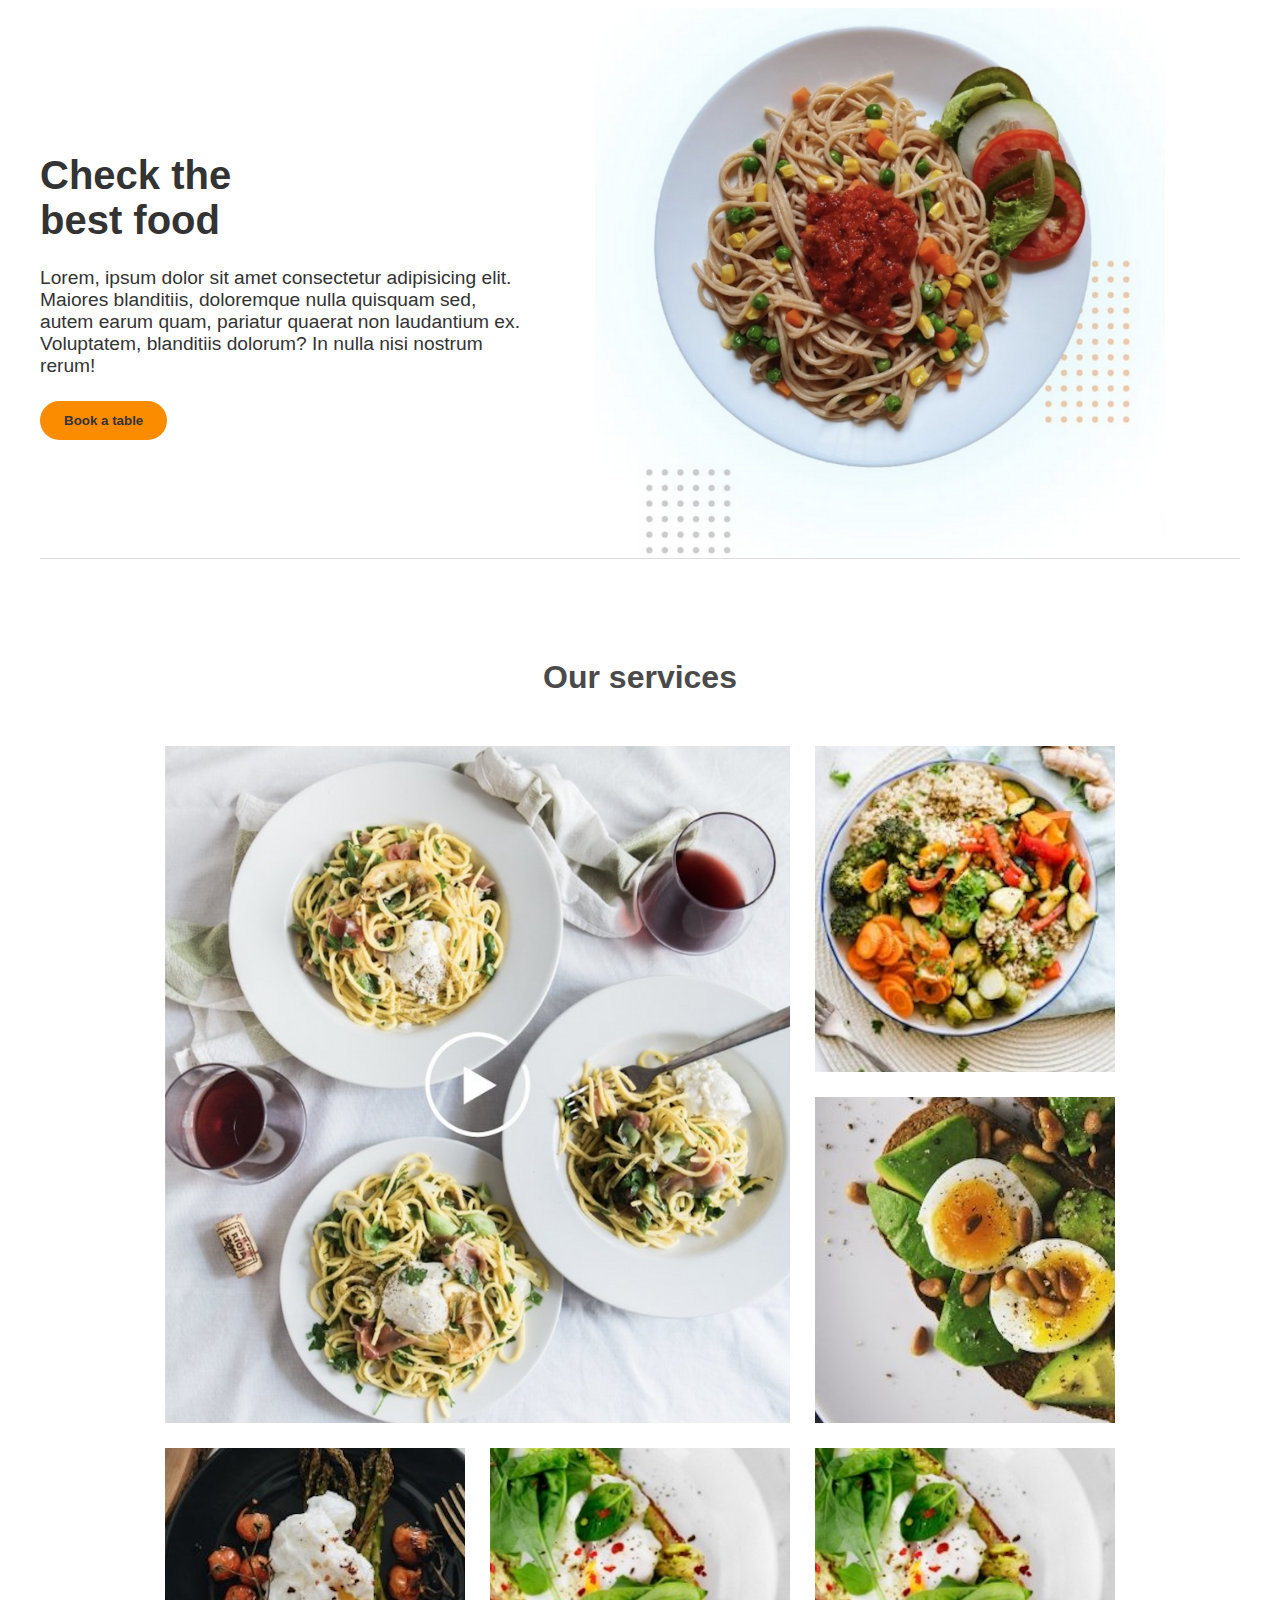
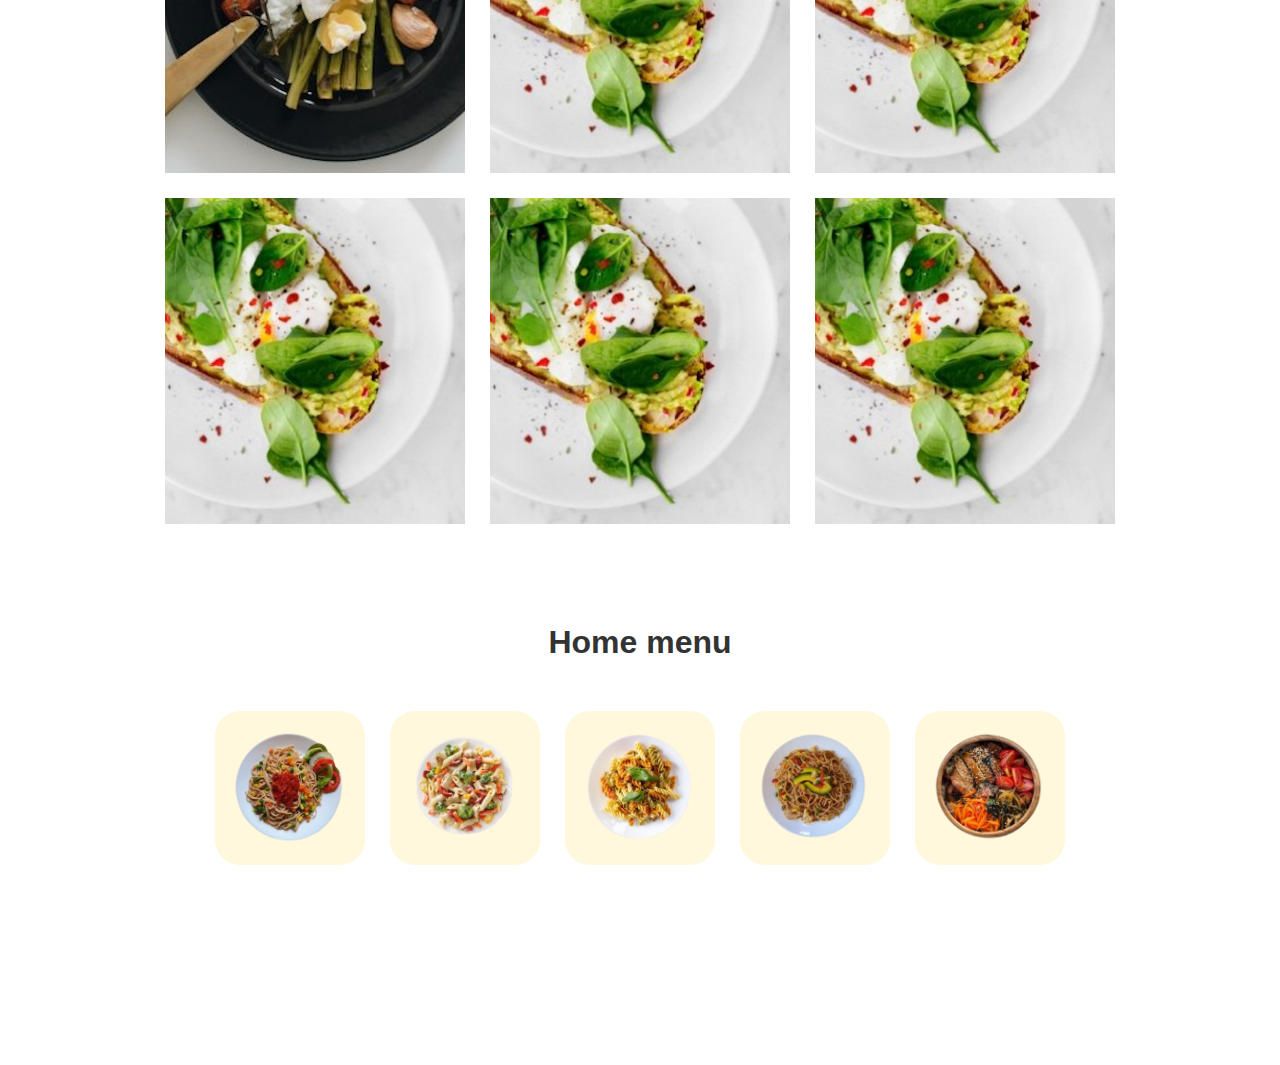
<file: Grid-basico/Proyecto/index.html>
<!DOCTYPE html>
<html lang="en">
<head>
    <meta charset="UTF-8">
    <meta http-equiv="X-UA-Compatible" content="IE=edge">
    <meta name="viewport" content="width=device-width, initial-scale=1.0">
    <link rel="stylesheet" href="./style.css">
    <title>Proyect</title>
</head>
<body>
    <main>
        <section class="hero">
            <div class="info">
                <h1 class="info-title">Check the<br>best food</h1>
                <p class="info-subtitle">Lorem, ipsum dolor sit amet consectetur adipisicing elit. Maiores blanditiis, doloremque nulla quisquam sed, autem earum quam, pariatur quaerat non laudantium ex. Voluptatem, blanditiis dolorum? In nulla nisi nostrum rerum!</p>
                <button class="info-button">Book a table</button>
            </div>
            <img class="hero-image" src="./images/hero.png" alt="Plato de pasta">
        </section>
        
        <section class="dishes">
            <h2 class="dishes-title">Our services</h2>
            <div class="dishes-grid">
                <img class="dishes-item dishes-item__big" src="./images/video.png" alt="Una mesa con platos de pasta">
                <img class="dishes-item" src="./images/dish1.png" alt="bowl of vegetables">
                <img class="dishes-item" src="./images/dish2.png" alt="">
                <img class="dishes-item" src="./images/dish3.png" alt="">
                <img class="dishes-item" src="./images/dish4.png" alt="">
                <img class="dishes-item" src="./images/dish4.png" alt="">
                <img class="dishes-item" src="./images/dish4.png" alt="">
                <img class="dishes-item" src="./images/dish4.png" alt="">
                <img class="dishes-item" src="./images/dish4.png" alt="">
            </div>
        </section>
        <section class="menu">
            <h2 class="menu-title">Home menu</h2>
            <div class="menu-grid">
                <div class="menu-grid-item">
                    <img src="./images/plate1.png" alt="Plato de pasta con salsa y vegetales">
                </div>
                <div class="menu-grid-item">
                    <img src="./images/plate2.png" alt="Plato de pasta con salsa y vegetales">
                </div>
                <div class="menu-grid-item">
                    <img src="./images/plate3.png" alt="Plato de pasta con salsa y vegetales">
                </div>
                <div class="menu-grid-item">
                    <img src="./images/plate4.png" alt="Plato de pasta con salsa y vegetales">
                </div>
                <div class="menu-grid-item">
                    <img src="./images/plate5.png" alt="Plato de pasta con salsa y vegetales">
                </div>
            </div>
        </section>
    </main>
</body>
</html>
</file>
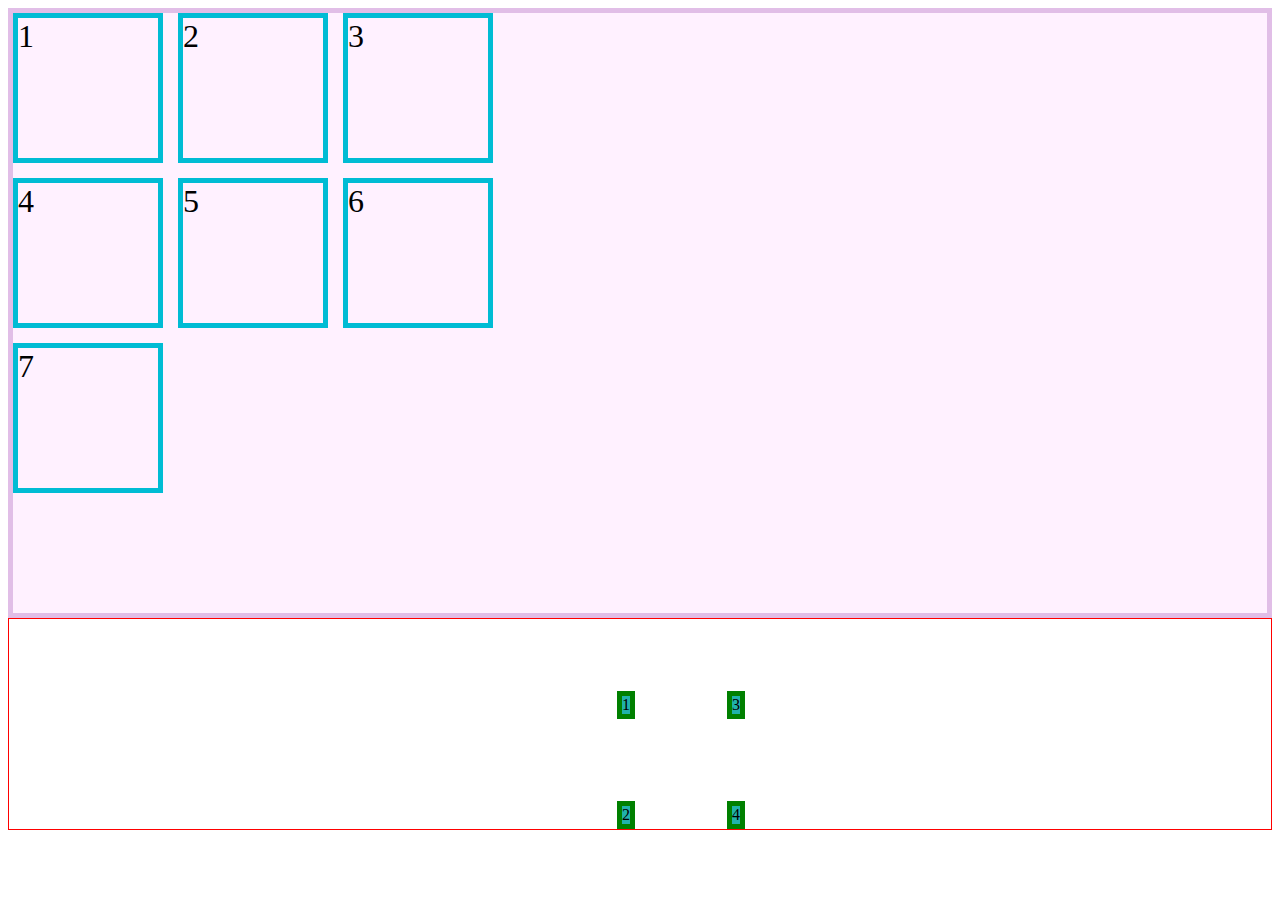
<file: Grid-basico/Propiedades/alineacion.html>
<!DOCTYPE html>
<html lang="en">
<head>
    <meta charset="UTF-8">
    <meta http-equiv="X-UA-Compatible" content="IE=edge">
    <meta name="viewport" content="width=device-width, initial-scale=1.0">
    <link rel="stylesheet" href="./align.css">
    <title>Alineacion con CSS Grid</title>
</head>
<body>
    <div class="contenedor">
        <div class="item item-1">1</div>
        <div class="item item-2">2</div>
        <div class="item item-3">3</div>
        <div class="item item-4">4</div>
        <div class="item item-5">5</div>
        <div class="item item-6">6</div>
        <div class="item item-7">7</div>
    </div>
    <div class="reto">
        <div class="item2 item-1">1</div>
        <div class="item2 item-2">2</div>
        <div class="item2 item-3">3</div>
        <div class="item2 item-4">4</div>
    </div>
</body>
</html>
</file>
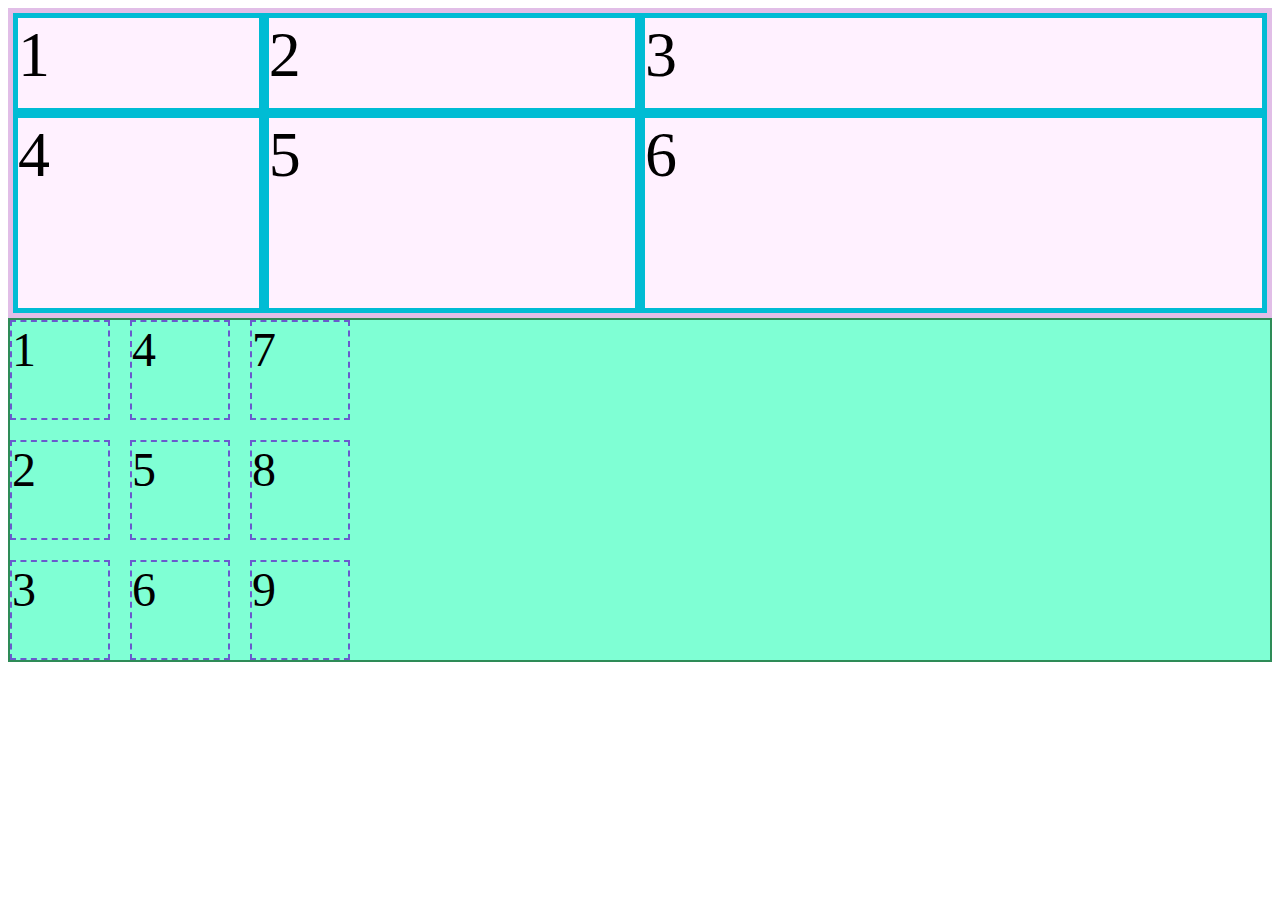
<file: Grid-basico/Propiedades/propiedades.html>
<!DOCTYPE html>
<html lang="en">
<head>
    <meta charset="UTF-8">
    <meta http-equiv="X-UA-Compatible" content="IE=edge">
    <meta name="viewport" content="width=device-width, initial-scale=1.0">
    <link rel="stylesheet" href="./style1.css">
    <title>CSS Grid - Propiedades del contenedor</title>
</head>
<body>
    <div class="contenedor">
        <div class="item">1</div>
        <div class="item">2</div>
        <div class="item">3</div>
        <div class="item">4</div>
        <div class="item">5</div>
        <div class="item">6</div>
    </div>
    <div class="reto">
        <div class="items">1</div>
        <div class="items">2</div>
        <div class="items">3</div>
        <div class="items">4</div>
        <div class="items">5</div>
        <div class="items">6</div>
        <div class="items">7</div>
        <div class="items">8</div>
        <div class="items">9</div>
    </div>
</body>
</html>
</file>
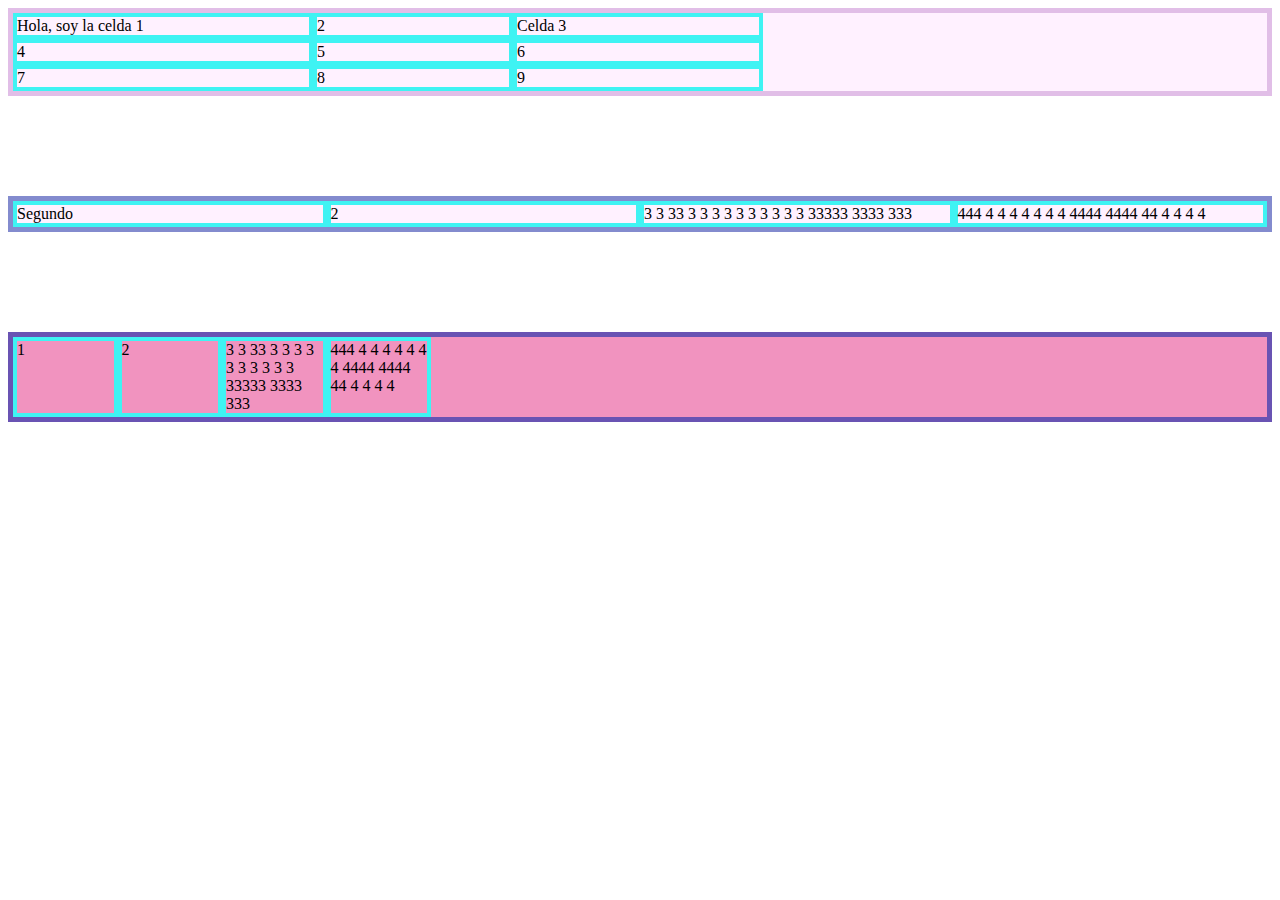
<file: Grid-basico/Propiedades/specialsFuntions.html>
<!DOCTYPE html>
<html lang="en">
<head>
    <meta charset="UTF-8">
    <meta http-equiv="X-UA-Compatible" content="IE=edge">
    <meta name="viewport" content="width=device-width, initial-scale=1.0">
    <title>Special Funtions</title>
    <style>
        .contenedor {
            border: 5px solid #e1bee7;
            background-color: #fff1ff;
            display: grid;
            /*grid-template-columns: 30px 200px 60px;*/
            grid-template-columns: minmax(50px, 300px) 200px minmax(60px, 250px);
            grid-template-rows: repeat(3, auto);
        }
        .item {
            border: 4px solid #3ff3f3;
        }
        .contenedor-2 {
            margin-top: 100px;
            border: 5px solid #838bce;
            background-color: #fff1ff;
            display: grid;
            /*grid-template-columns: 1fr 3fr max-content 2fr;*/
            grid-template-columns: repeat(auto-fit, minmax(100px, 1fr));
        }
        .contenedor-3 {
            margin-top: 100px;
            border: 5px solid #6953b3;
            background-color: #f193bf;
            display: grid;
            /*grid-template-columns: 1fr 3fr max-content 2fr;*/
            grid-template-columns: repeat(auto-fill, minmax(100px, 1fr));
        }
    </style>
</head>
<body>
    <section class="contenedor">
        <div class="item">Hola, soy la celda 1</div>
        <div class="item">2</div>
        <div class="item">Celda 3</div>
        <div class="item">4</div>
        <div class="item">5</div>
        <div class="item">6</div>
        <div class="item">7</div>
        <div class="item">8</div>
        <div class="item">9</div>
    </section>
    <section class="contenedor-2">
        <div class="item">Segundo</div>
        <div class="item">2</div>
        <div class="item">3 3 33 3 3 3 3 3 3 3 3 3 3 33333 3333 333</div>
        <div class="item">444 4 4 4 4 4 4 4 4444 4444 44 4 4 4 4</div>
    </section>
    <section class="contenedor-3">
        <div class="item">1</div>
        <div class="item">2</div>
        <div class="item">3 3 33 3 3 3 3 3 3 3 3 3 3 33333 3333 333</div>
        <div class="item">444 4 4 4 4 4 4 4 4444 4444 44 4 4 4 4</div>
    </section>

</body>
</html>
</file>
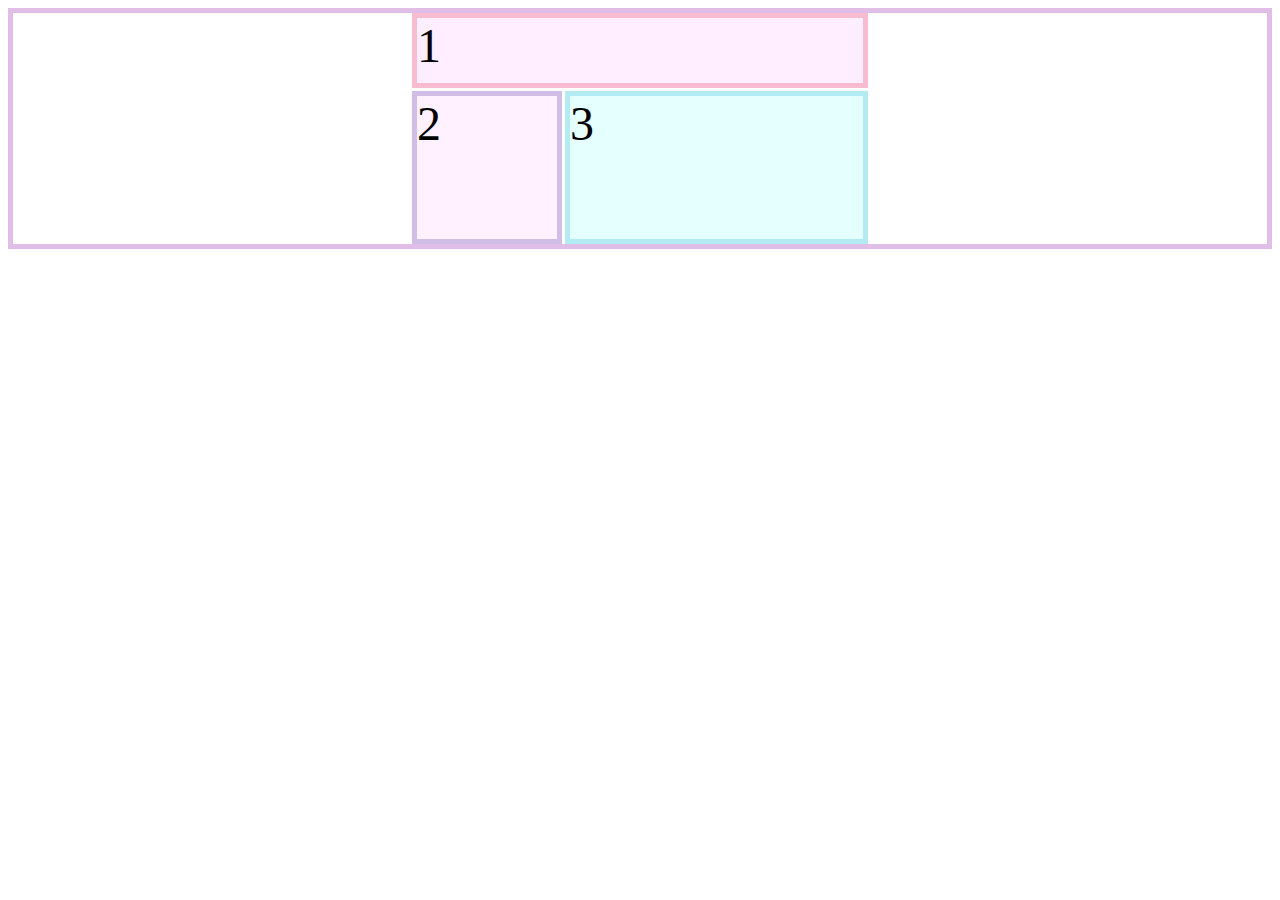
<file: Grid-basico/Propiedades/ubicacion.html>
<!DOCTYPE html>
<html lang="en">
<head>
    <meta charset="UTF-8">
    <meta http-equiv="X-UA-Compatible" content="IE=edge">
    <meta name="viewport" content="width=device-width, initial-scale=1.0">
    <link rel="stylesheet" href="ubicacion.css">
    <title>Ubicación con CSS Grid</title>
</head>
<body>
    <section class="contenedor">
        <div class="item item-1">1</div>
        <div class="item item-2">2</div>
        <div class="item item-3">3</div>
    </section>
</body>
</html>
</file>
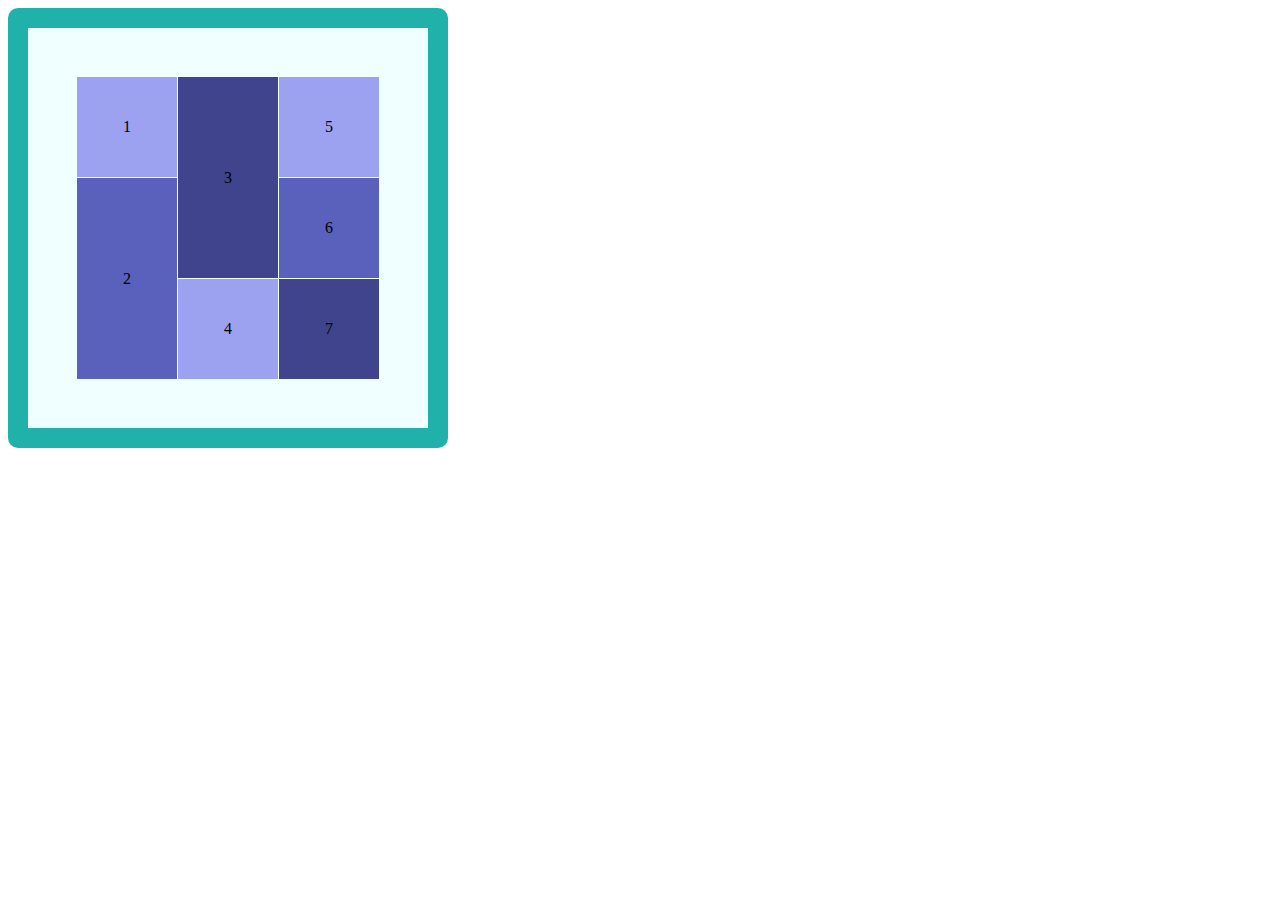
<file: Grid-basico/Propiedades/retos/challenge2.html>
<!DOCTYPE html>
<html lang="en">
<head>
    <meta charset="UTF-8">
    <meta http-equiv="X-UA-Compatible" content="IE=edge">
    <meta name="viewport" content="width=device-width, initial-scale=1.0">
    <title>Challenge One</title>
    <style>
        .content{
            border: solid 20px lightseagreen;
            border-radius: 10px;
            width: 400px;
            height: 400px;
            background-color: azure;
            display: grid;
            grid-template-columns: repeat(3, 100px);
            grid-template-rows: repeat(3, 100px);
            grid-auto-flow: column;
            place-content: center;
            gap: 1px;
        }
        .item{
            width: 100%;
            height: 100%;
            display: grid;
            place-content: center;
        }
        .item-1, .item-4, .item-5 {
            background-color: #9ca2ef;
        }
        .item-2, .item-6{
            background-color: #5a61bd;
        }
        .item-3, .item-7{
            background-color: #3F448C;
        }
        .item-2{ grid-area: 2 / 1 / 4 /2;}
        .item-3{ grid-area: 1 / 2 / 3 / 3;}
    </style>
</head>
<body>
    <section class="content">
        <div class="item item-1">1</div>
        <div class="item item-2">2</div>
        <div class="item item-3">3</div>
        <div class="item item-4">4</div>
        <div class="item item-5">5</div>
        <div class="item item-6">6</div>
        <div class="item item-7">7</div>
    </section>
</body>
</html>
</file>
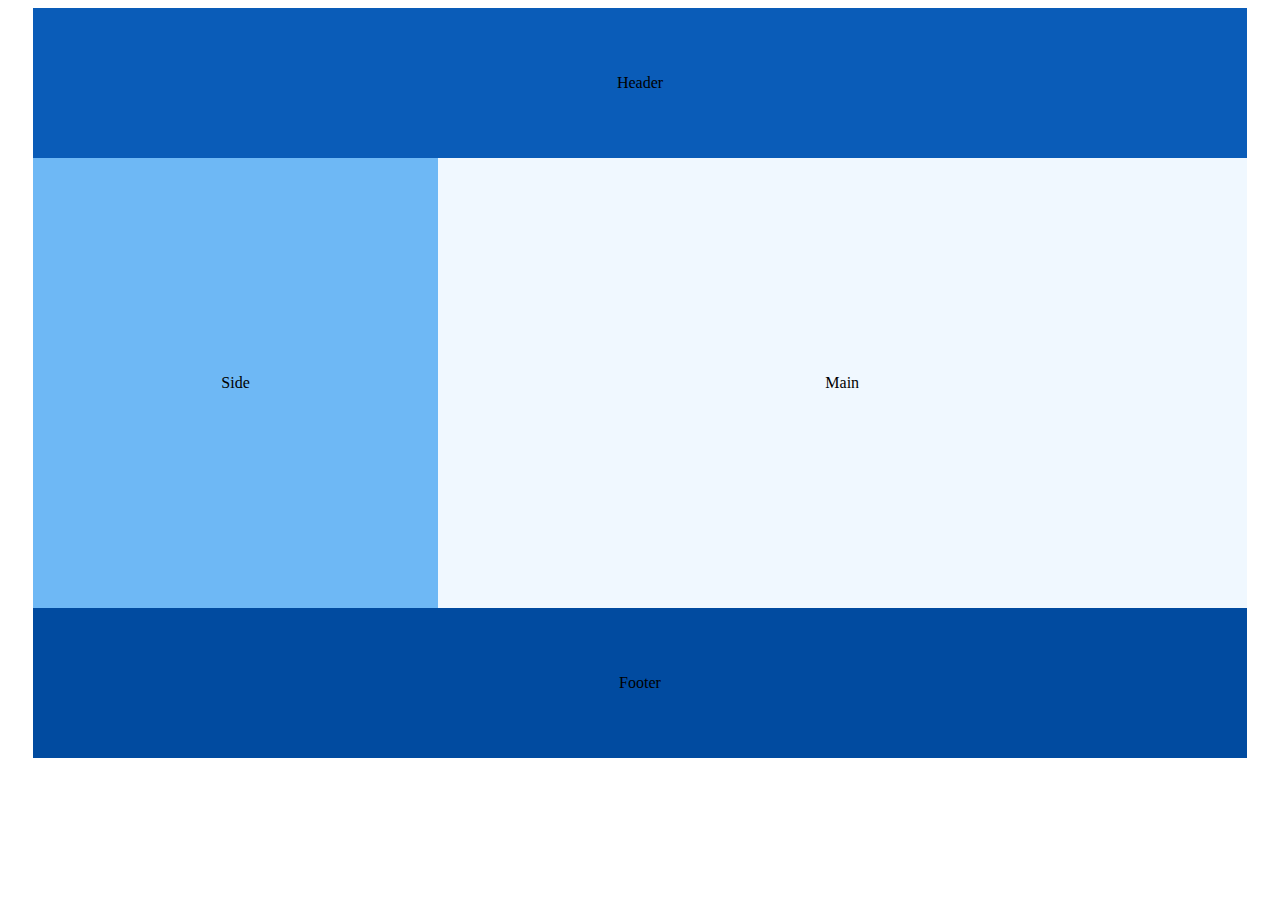
<file: Grid-basico/Propiedades/retos/challenge3.html>
<!DOCTYPE html>
<html lang="en">
<head>
    <meta charset="UTF-8">
    <meta http-equiv="X-UA-Compatible" content="IE=edge">
    <meta name="viewport" content="width=device-width, initial-scale=1.0">
    <title>Challenge three, Using template-areas</title>
    <style>
        .content {
            display: grid;
            grid-template-columns: repeat(6, 16%);
            grid-template-rows: repeat(5, 150px);
            grid-template-areas:
                "header header header header header header"
                "side side main main main main"
                "side side main main main main"
                "side side main main main main"
                "footer footer footer footer footer footer"
            ;
            place-content: center;
        }
        .item {
            display: grid;
            place-content: center;
            width: 100%;
            height: 100;
        }
        .header{ 
            grid-area: header;
            background-color: #0a5cb8;
        }
        .side {
            grid-area: side;
            background-color: #6eb8f5;
        }
        .main {
            grid-area: main;
            background-color: aliceblue;
        }
        .footer {
            grid-area: footer;
            background-color: #014ba0;
        }
    </style>
</head>
<body>
    <sectio class="content">
        <div class="item header">Header</div>
        <div class="item side">Side</div>
        <div class="item main">Main</div>
        <div class="item footer">Footer</div>
    </sectio>
</body>
</html>
</file>
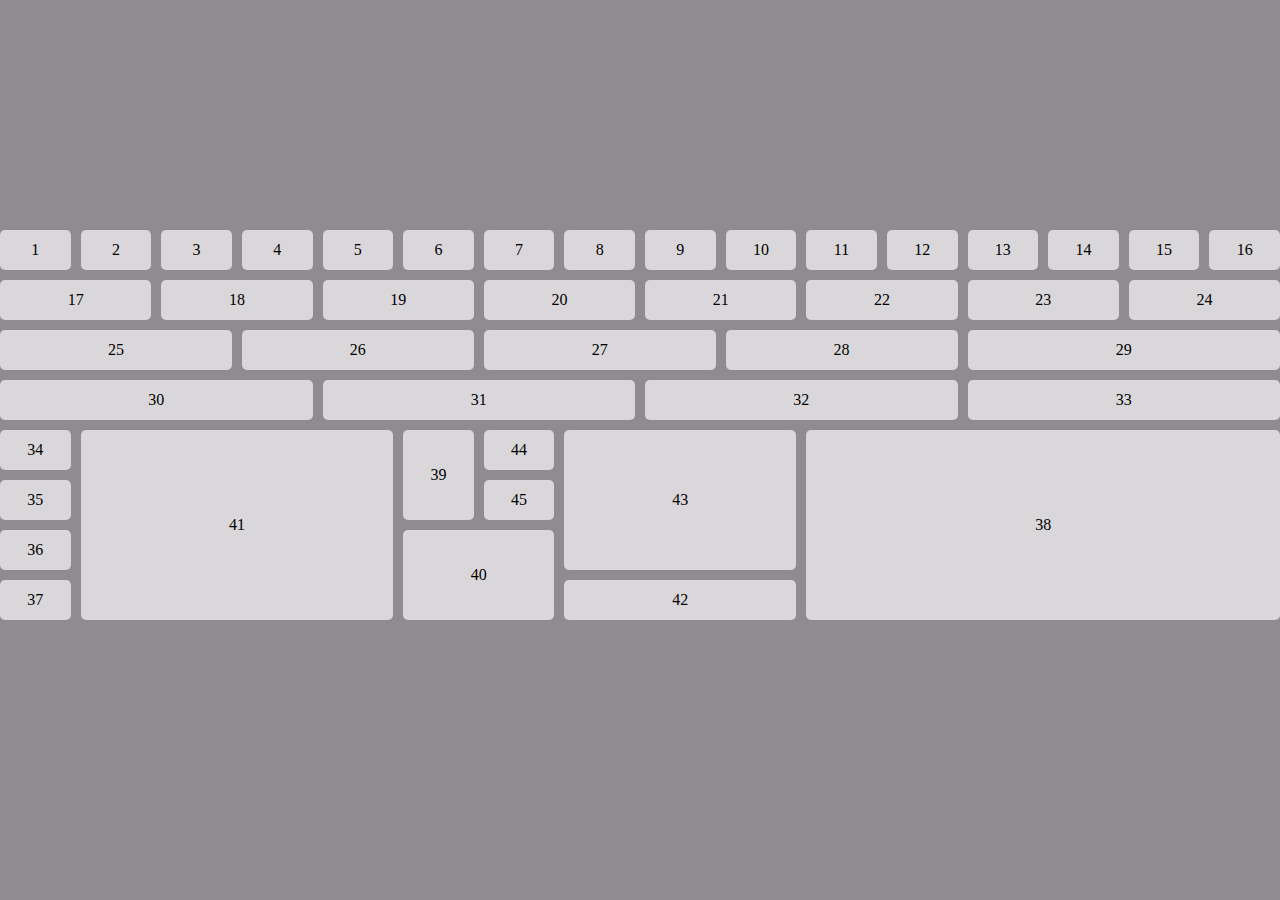
<file: Grid-basico/Propiedades/retos/challenge5.html>
<!DOCTYPE html>
<html lang="en">
<head>
    <meta charset="UTF-8">
    <meta http-equiv="X-UA-Compatible" content="IE=edge">
    <meta name="viewport" content="width=device-width, initial-scale=1.0">
    <title>960 Grid Challenge</title>
    <style>
        :root {
            --gris-oscuro: #8e8c8f;
            --gris-claro: #dad7da;
        }
        body {
            margin: 0;
            padding: 0;
        }
        .main {
            display: flex;
            height: 100vh;
            justify-content: center;
            align-items: center;
            background-color: var(--gris-oscuro);
        }
        .container {
            width: 1400px;
            height: 500px;
            display: grid;
            gap: 10px;
            grid-template-columns: repeat(16, 1fr);
            grid-template-rows: repeat(9, 40px);
            height: auto;
            place-content: center;
        }
        .item {
            background-color: var(--gris-claro);
            height: 40px;
            display: grid;
            place-items: center;
            border-radius: 5px;
        }
        .item-17 {
            grid-column: 1 / 3;
        }
        .item-18 {
            grid-column: 3 / 5;
        }
        .item-19 {
            grid-column: 5/7;
        }
        .item-20 {
            grid-column: 7/9;
        }
        .item-21 {
            grid-column: 9/11;
        }
        .item-22 {
            grid-column: 11/13;
        }
        .item-23 {
            grid-column: 13/15;
        }
        .item-24 {
            grid-column: 15/17;
        }
        .item-25 {
            grid-column: 1/4;
        }
        .item-26 {
            grid-column: 4/7;
        }
        .item-27 {
            grid-column: 7/10;
        }
        .item-28 {
            grid-column: 10/13;
        }
        .item-29 {
            grid-column: 13/17;
        }
        .item-30 {
            grid-column: 1/5;
        }
        .item-31 {
            grid-column: 5/9;
        }
        .item-32 {
            grid-column: 9/13;
        }
        .item-33 {
            grid-column: 13/17;
        }
        .item-38 {
            grid-row: 5 / 9;
            grid-column: 11/ 17;
            height: 100%;
        }
        .item-39 {
            grid-row: 5 / 7;
            grid-column: 6 / 7;
            height: 100%;
        }
        .item-40 {
            grid-row: 7 / 9;
            grid-column: 6 / 8;
            height: 100%;
        }
        .item-41 {
            grid-row: 5 / 9;
            grid-column: 2 / 6;
            height: 100%;
        }
        .item-42 {
            grid-area: 8 / 8 / 9 / 11;
            height: 100%;
        }
        .item-42 {
            grid-area: 8 / 8 / 9 / 11;
            height: 100%;
        }
        .item-43 {
            grid-area: 5 / 8 / 8 / 11;
            height: 100%;
        }
        .item-44 {
            grid-column: 7 / 8;
            grid-row: 5 / 6;
            height: 100%;
        }
        .item-45 {
            grid-column: 7 / 8;
            grid-row: 6 / 7;
            height: 100%;
        }
    </style>
</head>
<body>
    <div class="main">
        <div class="container">
            <div class="item">1</div>
            <div class="item">2</div>
            <div class="item">3</div>
            <div class="item">4</div>
            <div class="item">5</div>
            <div class="item">6</div>
            <div class="item">7</div>
            <div class="item">8</div>
            <div class="item">9</div>
            <div class="item">10</div>
            <div class="item">11</div>
            <div class="item">12</div>
            <div class="item">13</div>
            <div class="item">14</div>
            <div class="item">15</div>
            <div class="item">16</div>
            <div class="item item-17">17</div>
            <div class="item item-18">18</div>
            <div class="item item-19">19</div>
            <div class="item item-20">20</div>
            <div class="item item-21">21</div>
            <div class="item item-22">22</div>
            <div class="item item-23">23</div>
            <div class="item item-24">24</div>
            <div class="item item-25">25</div>
            <div class="item item-26">26</div>
            <div class="item item-27">27</div>
            <div class="item item-28">28</div>
            <div class="item item-29">29</div>
            <div class="item item-30">30</div>
            <div class="item item-31">31</div>
            <div class="item item-32">32</div>
            <div class="item item-33">33</div>
            <div class="item">34</div>
            <div class="item">35</div>
            <div class="item">36</div>
            <div class="item">37</div>
            <div class="item item-38">38</div>
            <div class="item item-39">39</div>
            <div class="item item-40">40</div>
            <div class="item item-41">41</div>
            <div class="item item-42">42</div>
            <div class="item item-43">43</div>
            <div class="item item-44">44</div>
            <div class="item item-45">45</div>
        </div>
    </div>
</body>
</html>
</file>
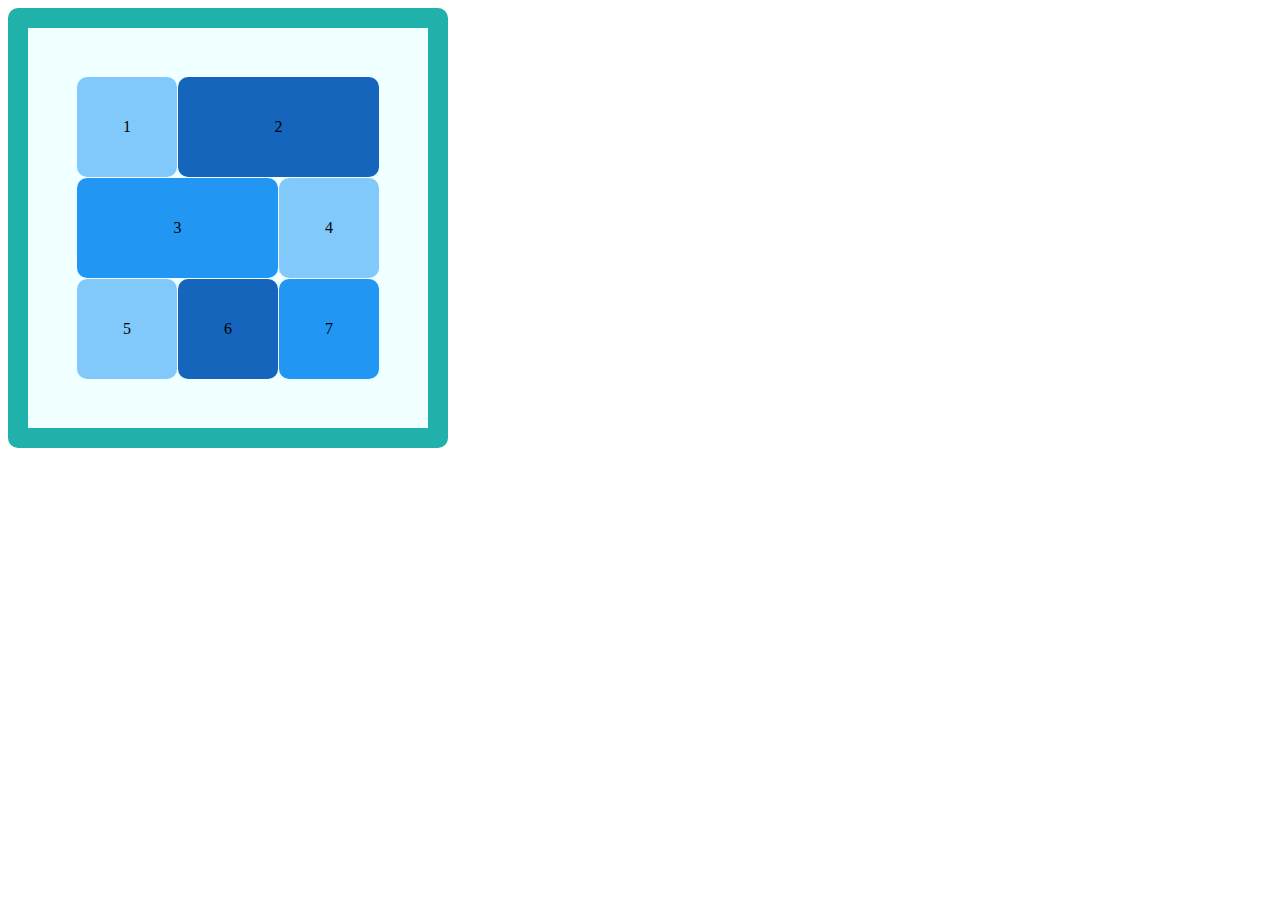
<file: Grid-basico/Propiedades/retos/reto1.html>
<!DOCTYPE html>
<html lang="en">
<head>
    <meta charset="UTF-8">
    <meta http-equiv="X-UA-Compatible" content="IE=edge">
    <meta name="viewport" content="width=device-width, initial-scale=1.0">
    <title>Challenge One</title>
    <style>
        .content{
            border: solid 20px lightseagreen;
            border-radius: 10px;
            width: 400px;
            height: 400px;
            background-color: azure;
            display: grid;
            grid-template-columns: repeat(3, 100px);
            grid-template-rows: repeat(3, 100px);
            place-content: center;
            gap: 1px;
        }
        .item {
            width: 100%;
            height: 100%;
            display: grid;
            place-content: center;
            border-radius: 10px;
        }
        .item-1, .item-4, .item-5{
            background-color: #81c9fa;
            place-self: center;
        }
        .item-2, .item-6 {
            background-color: #1465bb;
        }
        .item-3, .item-7 {
            background-color: #2196f3;
        }
        .item-2{
            grid-area: 1 / 2 / 2 / 4;
        }
        .item-3 {
            grid-area: 2 / 1 / 3 / 3;
        }
    </style>
</head>
<body>
    <section class="content">
        <div class="item item-1">1</div>
        <div class="item item-2">2</div>
        <div class="item item-3">3</div>
        <div class="item item-4">4</div>
        <div class="item item-5">5</div>
        <div class="item item-6">6</div>
        <div class="item item-7">7</div>
    </section>
</body>
</html>
</file>
<file: Grid-basico/Proyecto/style.css>
* {
    font-family: 'Roboti', sans-serif;
}

main {
    max-width: 1200px;
    margin: 0 auto;
}

.hero {
    position: relative;
    display: grid;
    grid-template-columns: minmax(300px, 2fr) 3fr;
    grid-auto-rows: 550px;
    border-bottom: 1px solid #ddd;
}

.hero-image {
    width: 100%;
    height: 100%;
    object-fit: contain;
}

.info {
    align-self: center;
    z-index: 10;
}

.info-title {
    color: #333;
    font-size: 2.5rem;
    font-weight: bolder;
    margin-bottom: 24px;
}

.info-subtitle {
    color: #333;
    font-size: 1.2rem;
    margin-bottom: 24px;
}

.info-button {
    border: none;
    border-radius: 20px;
    color: #333;
    background-color: #fb8c00;
    font-weight: bolder;
    padding: 12px 24px;
}

.dishes {
    margin: 100px auto;
}

.dishes-title {
    color: rgb(74, 74, 74);
    font-weight: bold;
    text-align: center;
    margin-bottom: 50px;
    font-size: 2rem;
}

.dishes-grid {
    display: grid;
    grid-template-columns: repeat(auto-fit, minmax(250px, 300px));
    grid-auto-rows: 1fr;
    gap: 25px;
    justify-content: center;
}

.dishes-item {
    width: 100%;
    height: 100%;
    object-fit: cover;
}

.dishes-item__big {
    grid-area: 1 / 1 /3 /3;
}

.menu {
    margin-bottom: 200px;
}

.menu-title {
    font-size: 2rem;
    color: #333;
    font-weight: bolder;
    text-align: center;
    margin-bottom: 50px;
}

.menu-grid {
    display: grid;
    gap: 25px;
    justify-content: center;
    grid-template-columns: repeat(auto-fit, 150px);
}

.menu-grid-item {
    background-color: cornsilk;
    padding: 15px;
    border-radius: 25px;
}

.menu-grid-item img {
    width: 100%;
    height: 100%;
    object-fit: contain;
}

@media screen and (max-width: 768px) {
    .hero {
        padding: 0 2rem;
        grid-template-columns: minmax(300px, 500px);
        justify-content: center;
        background-image: url('./images/hero.png');
        background-repeat: no-repeat;
        background-position: right;
        background-size: contain;
    }

    .hero::before {
        content: '';
        position: absolute;
        width: 100%;
        height: 100%;
        background: linear-gradient(90deg, black 20%, rgba(0, 0, 0, 0));
    }

    .hero-image{
        display: none;
    }

    .dishes-grid {
        grid-template-columns: repeat(auto-fit, minmax(75px, 150px));
    }
}
</file>
<file: Grid-basico/Propiedades/align.css>
.contenedor {
    border: 5px solid #e1bee7;
    background-color: #fff1ff;
    display: grid;
    gap: 15px;
    grid-template-columns: 150px 150px 150px;
    grid-auto-rows: 150px;
    height: 600px;
}

.item {
    border: 5px solid #00bcd4;
    font-size: 2rem;
}

.reto {
    display: grid;
    place-content: center;
    grid-template-rows: 100px 100px;
    grid-auto-columns: 100px;
    grid-auto-flow: column;
    gap: 10px;
    place-items: end;
    border: 1px solid red;
}

.item2 {
    border: solid 5px green;
    background-color: lightseagreen;
}
</file>
<file: Grid-basico/Propiedades/style1.css>
.contenedor {
    border: 5px solid #e1bee7;
    background-color: #fff1ff;
    display: grid;
    grid-template-columns: 20% 30% 50%;
    grid-template-rows: 100px 200px;
}

.item {
    border: 5px solid #00bcd4;
    font-size: 4rem;
}

.reto {
    border: 2px solid seagreen;
    background-color: aquamarine;
    display: grid;
    grid-template-rows: 100px 100px 100px;
    grid-auto-columns: 100px;
    grid-auto-flow: column;
    gap: 20px;
}

.items {
    border: 2px dashed slateblue;
    font-size: 3rem;
}
</file>
<file: Grid-basico/Propiedades/ubicacion.css>
.contenedor {
    border: 5px solid #e1bee7;
    background-color: white;
    display: grid;
    grid-template-columns: repeat(3, 150px);
    grid-template-rows: repeat(3, 75px);
    place-content: center;
    grid-template-areas:
        "header header header"
        "side main main"
        "side main main"
    ;
    gap: 3px;
}

.item {
    font-size: 3rem;
}

.item-1 {
    border: 5px solid #f8bbd0;
    background-color: #ffeeff;
    /*grid-column: 1/4;*/
    grid-area: header;
}

.item-2 {
    border: 5px solid #d1bee7;
    background-color: #fff1ff;
    grid-row: 2/4;
}

.item-3 {
    border: 5px solid #b2ebf2;
    background-color: #e5ffff;
   /*grid-row: 2/4;
    grid-column: 2/4;*/
    grid-area: 2 / 2 / 4 / 4;
}
</file>
